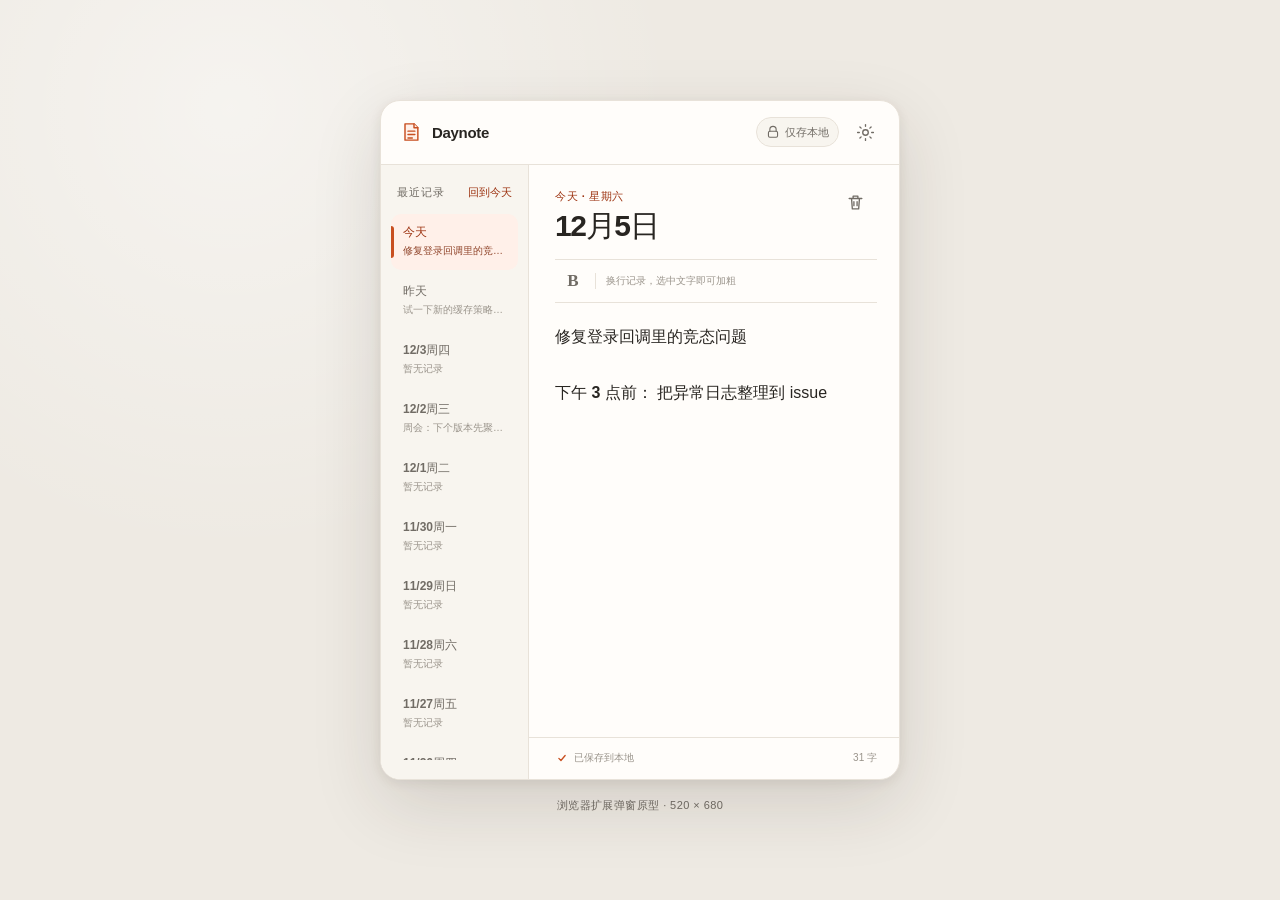
<file: prototype/index.html>
<!doctype html>
<html lang="zh-CN">
  <head>
    <meta charset="UTF-8" />
    <meta name="viewport" content="width=device-width, initial-scale=1.0" />
    <meta name="color-scheme" content="light dark" />
    <meta
      name="description"
      content="一个轻量、按天归档、自动保存在本地的浏览器随手记原型。"
    />
    <title>Daynote · 随手记</title>
    <link rel="stylesheet" href="./styles.css" />
  </head>
  <body>
    <a class="skip-link" href="#editor">跳到笔记编辑区</a>

    <main class="prototype-stage">
      <section class="extension-shell" aria-label="Daynote 浏览器扩展原型">
        <header class="app-header">
          <div class="brand" aria-label="Daynote">
            <svg class="brand-mark" viewBox="0 0 28 28" aria-hidden="true">
              <path d="M7 4.5h10.5L22 9v14.5H7z" />
              <path d="M17.5 4.5V9H22M10.5 13h8M10.5 17h8M10.5 21h5" />
            </svg>
            <span>Daynote</span>
          </div>

          <div class="header-actions">
            <span class="local-badge">
              <svg viewBox="0 0 20 20" aria-hidden="true">
                <path d="M5.5 9V6.5a4.5 4.5 0 0 1 9 0V9" />
                <rect x="3.5" y="9" width="13" height="8.5" rx="2" />
              </svg>
              仅存本地
            </span>
            <button class="icon-button" id="themeToggle" type="button" aria-label="切换深色模式">
              <svg class="theme-icon theme-icon-sun" viewBox="0 0 24 24" aria-hidden="true">
                <circle cx="12" cy="12" r="3.5" />
                <path d="M12 2v2.2M12 19.8V22M4.93 4.93l1.56 1.56M17.51 17.51l1.56 1.56M2 12h2.2M19.8 12H22M4.93 19.07l1.56-1.56M17.51 6.49l1.56-1.56" />
              </svg>
              <svg class="theme-icon theme-icon-moon" viewBox="0 0 24 24" aria-hidden="true">
                <path d="M20.5 15.2A8.5 8.5 0 0 1 8.8 3.5 8.5 8.5 0 1 0 20.5 15.2Z" />
              </svg>
            </button>
          </div>
        </header>

        <div class="workspace">
          <aside class="date-sidebar" aria-label="按日期查看笔记">
            <div class="sidebar-heading">
              <span>最近记录</span>
              <button class="today-button" id="todayButton" type="button">回到今天</button>
            </div>
            <nav class="date-list" id="dateList" aria-label="笔记日期"></nav>
          </aside>

          <article class="note-panel">
            <header class="note-header">
              <div>
                <p class="eyebrow" id="weekdayLabel">今天 · 星期日</p>
                <h1 id="dateHeading">9月20日</h1>
              </div>
              <button class="icon-button danger-button" id="clearButton" type="button" aria-label="清空当天笔记" title="清空当天笔记">
                <svg viewBox="0 0 24 24" aria-hidden="true">
                  <path d="M4 7h16M9 7V4h6v3M7 7l1 13h8l1-13M10 11v5M14 11v5" />
                </svg>
              </button>
            </header>

            <div class="editor-toolbar" aria-label="文本格式工具">
              <button
                class="toolbar-button"
                id="boldButton"
                type="button"
                aria-label="加粗所选文字"
                aria-pressed="false"
                title="加粗（⌘/Ctrl + B）"
              >
                <strong>B</strong>
              </button>
              <span class="toolbar-divider" aria-hidden="true"></span>
              <span class="shortcut-hint">换行记录，选中文字即可加粗</span>
            </div>

            <div class="editor-wrap">
              <div
                class="editor"
                id="editor"
                contenteditable="true"
                role="textbox"
                aria-label="当天的笔记内容"
                aria-multiline="true"
                data-placeholder="记下此刻的想法…"
                spellcheck="true"
              ></div>
            </div>

            <footer class="status-bar">
              <span class="save-state" id="saveState" role="status" aria-live="polite">
                <svg viewBox="0 0 20 20" aria-hidden="true">
                  <path d="m5.5 10.5 3 3 6-7" />
                </svg>
                已保存到本地
              </span>
              <span id="characterCount">0 字</span>
            </footer>
          </article>
        </div>

        <div class="toast" id="toast" role="status" aria-live="polite" aria-atomic="true"></div>
      </section>

      <p class="prototype-caption">浏览器扩展弹窗原型 · 520 × 680</p>
    </main>

    <script src="./app.js"></script>
  </body>
</html>
</file>
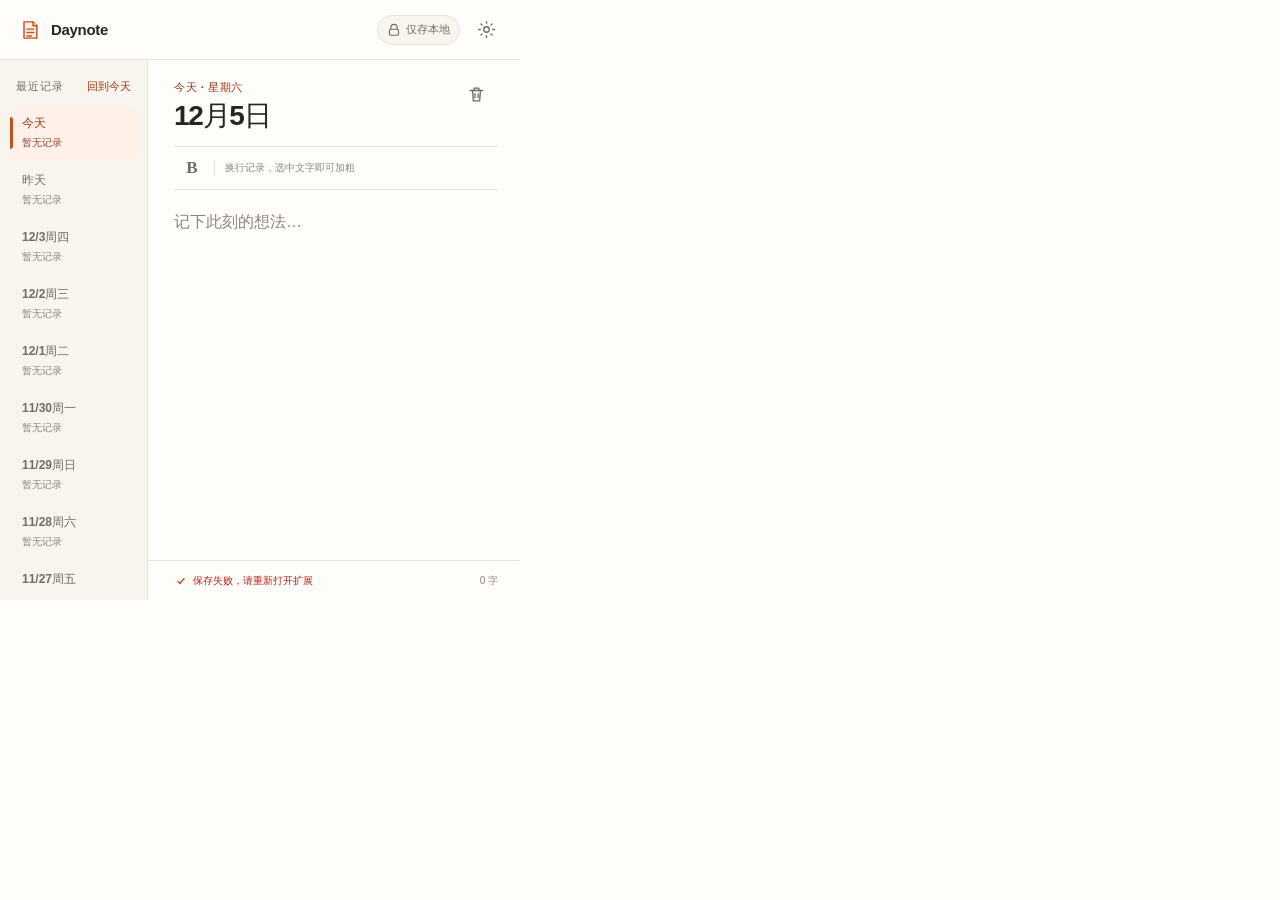
<file: popup.html>
<!doctype html>
<html lang="zh-CN">
  <head>
    <meta charset="UTF-8" />
    <meta name="viewport" content="width=device-width, initial-scale=1.0" />
    <meta name="color-scheme" content="light dark" />
    <title>Daynote · 随手记</title>
    <link rel="stylesheet" href="styles/popup.css" />
  </head>
  <body>
    <a class="skip-link" href="#editor">跳到笔记编辑区</a>

    <main class="app-shell" aria-label="Daynote 随手记">
      <header class="app-header">
        <div class="brand" aria-label="Daynote">
          <svg class="brand-mark" viewBox="0 0 28 28" aria-hidden="true">
            <path d="M7 4.5h10.5L22 9v14.5H7z" />
            <path d="M17.5 4.5V9H22M10.5 13h8M10.5 17h8M10.5 21h5" />
          </svg>
          <span>Daynote</span>
        </div>

        <div class="header-actions">
          <span class="local-badge">
            <svg viewBox="0 0 20 20" aria-hidden="true">
              <path d="M5.5 9V6.5a4.5 4.5 0 0 1 9 0V9" />
              <rect x="3.5" y="9" width="13" height="8.5" rx="2" />
            </svg>
            仅存本地
          </span>
          <button class="icon-button" id="themeToggle" type="button" aria-label="切换深色模式">
            <svg class="theme-icon theme-icon-sun" viewBox="0 0 24 24" aria-hidden="true">
              <circle cx="12" cy="12" r="3.5" />
              <path d="M12 2v2.2M12 19.8V22M4.93 4.93l1.56 1.56M17.51 17.51l1.56 1.56M2 12h2.2M19.8 12H22M4.93 19.07l1.56-1.56M17.51 6.49l1.56-1.56" />
            </svg>
            <svg class="theme-icon theme-icon-moon" viewBox="0 0 24 24" aria-hidden="true">
              <path d="M20.5 15.2A8.5 8.5 0 0 1 8.8 3.5 8.5 8.5 0 1 0 20.5 15.2Z" />
            </svg>
          </button>
        </div>
      </header>

      <div class="workspace">
        <aside class="date-sidebar" aria-label="按日期查看笔记">
          <div class="sidebar-heading">
            <span>最近记录</span>
            <button class="today-button" id="todayButton" type="button">回到今天</button>
          </div>
          <nav class="date-list" id="dateList" aria-label="笔记日期"></nav>
        </aside>

        <article class="note-panel">
          <header class="note-header">
            <div>
              <p class="eyebrow" id="weekdayLabel"></p>
              <h1 id="dateHeading"></h1>
            </div>
            <button
              class="icon-button danger-button"
              id="clearButton"
              type="button"
              aria-label="清空当天笔记"
              title="清空当天笔记"
            >
              <svg viewBox="0 0 24 24" aria-hidden="true">
                <path d="M4 7h16M9 7V4h6v3M7 7l1 13h8l1-13M10 11v5M14 11v5" />
              </svg>
            </button>
          </header>

          <div class="editor-toolbar" aria-label="文本格式工具">
            <button
              class="toolbar-button"
              id="boldButton"
              type="button"
              aria-label="加粗所选文字"
              aria-pressed="false"
              title="加粗（⌘/Ctrl + B）"
            >
              <strong>B</strong>
            </button>
            <span class="toolbar-divider" aria-hidden="true"></span>
            <span class="shortcut-hint">换行记录，选中文字即可加粗</span>
          </div>

          <div class="editor-wrap">
            <div
              class="editor"
              id="editor"
              contenteditable="true"
              role="textbox"
              aria-label="当天的笔记内容"
              aria-multiline="true"
              data-placeholder="记下此刻的想法…"
              spellcheck="true"
            ></div>
          </div>

          <footer class="status-bar">
            <span class="save-state" id="saveState" role="status" aria-live="polite">
              <svg viewBox="0 0 20 20" aria-hidden="true">
                <path d="m5.5 10.5 3 3 6-7" />
              </svg>
              <span id="saveStateText">已保存到本地</span>
            </span>
            <span id="characterCount">0 字</span>
          </footer>
        </article>
      </div>

      <div class="toast" id="toast" role="status" aria-live="polite" aria-atomic="true"></div>
    </main>

    <script src="scripts/popup.js"></script>
  </body>
</html>
</file>
<file: prototype/styles.css>
:root {
  --color-primary: #c84f20;
  --color-primary-strong: #9d3412;
  --color-primary-soft: #fff0e9;
  --color-canvas: #eeeae3;
  --color-surface: #fffdfa;
  --color-surface-subtle: #f8f5ef;
  --color-text: #282521;
  --color-text-muted: #716c65;
  --color-text-faint: #9a948b;
  --color-border: #e8e2d9;
  --color-focus: #2563eb;
  --color-danger: #b42318;
  --shadow-shell: 0 24px 70px rgb(48 38 28 / 14%), 0 3px 12px rgb(48 38 28 / 8%);
  --radius-shell: 20px;
  --radius-control: 10px;
  --duration-fast: 160ms;
  --duration-standard: 220ms;
  font-family: Inter, ui-sans-serif, -apple-system, BlinkMacSystemFont, "Segoe UI", "PingFang SC", "Hiragino Sans GB", "Microsoft YaHei", sans-serif;
  color: var(--color-text);
  background: var(--color-canvas);
  font-synthesis: none;
  text-rendering: optimizeLegibility;
}

:root[data-theme="dark"] {
  --color-primary: #ff8a56;
  --color-primary-strong: #ffad84;
  --color-primary-soft: #3e2118;
  --color-canvas: #171513;
  --color-surface: #211f1c;
  --color-surface-subtle: #292622;
  --color-text: #f5f1eb;
  --color-text-muted: #b9b2a9;
  --color-text-faint: #89837c;
  --color-border: #3a3631;
  --color-focus: #7aa8ff;
  --color-danger: #ff8b82;
  --shadow-shell: 0 24px 70px rgb(0 0 0 / 40%), 0 3px 12px rgb(0 0 0 / 20%);
}

* {
  box-sizing: border-box;
}

html,
body {
  min-width: 320px;
  min-height: 100%;
  margin: 0;
}

body {
  min-height: 100vh;
  min-height: 100dvh;
  background:
    radial-gradient(circle at 18% 12%, rgb(255 255 255 / 45%), transparent 34%),
    var(--color-canvas);
}

button {
  font: inherit;
}

button,
[contenteditable="true"] {
  -webkit-tap-highlight-color: transparent;
}

button {
  cursor: pointer;
}

button:focus-visible,
[contenteditable="true"]:focus-visible,
.skip-link:focus-visible {
  outline: 3px solid var(--color-focus);
  outline-offset: 2px;
}

.skip-link {
  position: fixed;
  z-index: 100;
  top: 8px;
  left: 8px;
  padding: 10px 14px;
  color: white;
  background: #1d4ed8;
  border-radius: 8px;
  transform: translateY(-150%);
  transition: transform var(--duration-fast) ease-out;
}

.skip-link:focus {
  transform: translateY(0);
}

.prototype-stage {
  display: grid;
  min-height: 100vh;
  min-height: 100dvh;
  place-content: center;
  padding: 40px 20px 28px;
}

.extension-shell {
  position: relative;
  display: grid;
  width: min(520px, calc(100vw - 40px));
  height: min(680px, calc(100dvh - 96px));
  min-height: 560px;
  overflow: hidden;
  background: var(--color-surface);
  border: 1px solid var(--color-border);
  border-radius: var(--radius-shell);
  box-shadow: var(--shadow-shell);
  grid-template-rows: 64px minmax(0, 1fr);
}

.app-header {
  display: flex;
  align-items: center;
  justify-content: space-between;
  padding: 0 12px 0 18px;
  border-bottom: 1px solid var(--color-border);
}

.brand,
.header-actions,
.local-badge,
.save-state {
  display: flex;
  align-items: center;
}

.brand {
  gap: 9px;
  font-size: 15px;
  font-weight: 720;
  letter-spacing: -0.02em;
}

.brand-mark {
  width: 24px;
  height: 24px;
  color: var(--color-primary);
  fill: var(--color-primary-soft);
  stroke: currentColor;
  stroke-width: 1.7;
  stroke-linecap: round;
  stroke-linejoin: round;
}

.header-actions {
  gap: 4px;
}

.local-badge {
  gap: 5px;
  height: 30px;
  padding: 0 9px;
  color: var(--color-text-muted);
  background: var(--color-surface-subtle);
  border: 1px solid var(--color-border);
  border-radius: 999px;
  font-size: 11px;
  font-weight: 600;
}

.local-badge svg {
  width: 14px;
  height: 14px;
  fill: none;
  stroke: currentColor;
  stroke-width: 1.6;
  stroke-linecap: round;
  stroke-linejoin: round;
}

.icon-button,
.toolbar-button {
  display: inline-grid;
  width: 44px;
  height: 44px;
  padding: 0;
  color: var(--color-text-muted);
  background: transparent;
  border: 0;
  border-radius: var(--radius-control);
  place-items: center;
  transition: color var(--duration-fast) ease-out, background-color var(--duration-fast) ease-out;
}

.icon-button:hover,
.toolbar-button:hover {
  color: var(--color-text);
  background: var(--color-surface-subtle);
}

.icon-button:active,
.toolbar-button:active {
  background: var(--color-border);
}

.icon-button svg {
  width: 19px;
  height: 19px;
  fill: none;
  stroke: currentColor;
  stroke-width: 1.7;
  stroke-linecap: round;
  stroke-linejoin: round;
}

.theme-icon-moon {
  display: none;
}

:root[data-theme="dark"] .theme-icon-sun {
  display: none;
}

:root[data-theme="dark"] .theme-icon-moon {
  display: block;
}

.workspace {
  display: grid;
  min-height: 0;
  grid-template-columns: 148px minmax(0, 1fr);
}

.date-sidebar {
  min-width: 0;
  overflow: hidden;
  padding: 16px 10px 14px;
  background: var(--color-surface-subtle);
  border-right: 1px solid var(--color-border);
}

.sidebar-heading {
  display: flex;
  align-items: center;
  justify-content: space-between;
  min-height: 32px;
  padding: 0 6px 10px;
  color: var(--color-text-muted);
  font-size: 11px;
  font-weight: 700;
  letter-spacing: 0.08em;
}

.today-button {
  padding: 4px 0;
  color: var(--color-primary-strong);
  background: transparent;
  border: 0;
  font-size: 11px;
  font-weight: 700;
}

.today-button:hover {
  text-decoration: underline;
  text-underline-offset: 3px;
}

.date-list {
  display: grid;
  gap: 3px;
  max-height: calc(100% - 38px);
  overflow-y: auto;
  scrollbar-width: thin;
  scrollbar-color: var(--color-border) transparent;
}

.date-item {
  position: relative;
  display: grid;
  min-height: 56px;
  padding: 9px 10px 8px 12px;
  text-align: left;
  color: var(--color-text-muted);
  background: transparent;
  border: 0;
  border-radius: 10px;
  transition: color var(--duration-fast) ease-out, background-color var(--duration-fast) ease-out;
}

.date-item:hover {
  color: var(--color-text);
  background: color-mix(in srgb, var(--color-border) 55%, transparent);
}

.date-item[aria-current="date"] {
  color: var(--color-primary-strong);
  background: var(--color-primary-soft);
}

.date-item[aria-current="date"]::before {
  position: absolute;
  top: 12px;
  bottom: 12px;
  left: 0;
  width: 3px;
  background: var(--color-primary);
  border-radius: 0 4px 4px 0;
  content: "";
}

.date-name {
  overflow: hidden;
  font-size: 12px;
  font-weight: 700;
  line-height: 18px;
  text-overflow: ellipsis;
  white-space: nowrap;
}

.date-preview {
  overflow: hidden;
  color: var(--color-text-faint);
  font-size: 10px;
  line-height: 16px;
  text-overflow: ellipsis;
  white-space: nowrap;
}

.date-item[aria-current="date"] .date-preview {
  color: color-mix(in srgb, var(--color-primary-strong) 70%, var(--color-text-muted));
}

.note-panel {
  display: grid;
  min-width: 0;
  min-height: 0;
  grid-template-rows: auto auto minmax(0, 1fr) auto;
}

.note-header {
  display: flex;
  align-items: flex-start;
  justify-content: space-between;
  padding: 24px 22px 16px 26px;
}

.eyebrow {
  margin: 0 0 5px;
  color: var(--color-primary-strong);
  font-size: 11px;
  font-weight: 750;
  letter-spacing: 0.055em;
}

.note-header h1 {
  margin: 0;
  font-size: clamp(24px, 5vw, 30px);
  font-weight: 720;
  letter-spacing: -0.045em;
  line-height: 1.15;
}

.danger-button {
  margin-top: -8px;
}

.danger-button:hover {
  color: var(--color-danger);
  background: color-mix(in srgb, var(--color-danger) 10%, transparent);
}

.editor-toolbar {
  display: flex;
  align-items: center;
  height: 44px;
  margin: 0 22px 0 26px;
  border-block: 1px solid var(--color-border);
}

.toolbar-button {
  width: 36px;
  height: 36px;
  border-radius: 8px;
  font-family: Georgia, serif;
  font-size: 17px;
}

.toolbar-button[aria-pressed="true"] {
  color: var(--color-primary-strong);
  background: var(--color-primary-soft);
}

.toolbar-divider {
  width: 1px;
  height: 16px;
  margin: 0 10px 0 4px;
  background: var(--color-border);
}

.shortcut-hint {
  overflow: hidden;
  color: var(--color-text-faint);
  font-size: 10px;
  text-overflow: ellipsis;
  white-space: nowrap;
}

.editor-wrap {
  min-height: 0;
  padding: 20px 22px 16px 26px;
  overflow-y: auto;
}

.editor {
  min-height: 100%;
  color: var(--color-text);
  caret-color: var(--color-primary);
  font-size: 16px;
  line-height: 1.75;
  overflow-wrap: anywhere;
}

.editor:focus {
  outline: 0;
}

.editor:empty::before {
  color: var(--color-text-faint);
  content: attr(data-placeholder);
  pointer-events: none;
}

.editor b,
.editor strong {
  font-weight: 750;
}

.status-bar {
  display: flex;
  align-items: center;
  justify-content: space-between;
  min-height: 42px;
  padding: 0 22px 0 26px;
  color: var(--color-text-faint);
  border-top: 1px solid var(--color-border);
  font-size: 10px;
  font-variant-numeric: tabular-nums;
}

.save-state {
  gap: 5px;
}

.save-state svg {
  width: 14px;
  height: 14px;
  fill: none;
  stroke: var(--color-primary);
  stroke-width: 1.9;
  stroke-linecap: round;
  stroke-linejoin: round;
}

.save-state.is-saving svg {
  animation: pulse-save 700ms ease-in-out infinite alternate;
}

.toast {
  position: absolute;
  right: 18px;
  bottom: 16px;
  z-index: 20;
  max-width: calc(100% - 36px);
  padding: 10px 13px;
  color: var(--color-surface);
  background: var(--color-text);
  border-radius: 9px;
  box-shadow: 0 8px 24px rgb(0 0 0 / 18%);
  font-size: 12px;
  opacity: 0;
  pointer-events: none;
  transform: translateY(8px);
  transition: opacity var(--duration-standard) ease-out, transform var(--duration-standard) ease-out;
}

.toast.is-visible {
  opacity: 1;
  transform: translateY(0);
}

.prototype-caption {
  margin: 18px 0 0;
  color: var(--color-text-muted);
  font-size: 11px;
  letter-spacing: 0.04em;
  text-align: center;
}

@keyframes pulse-save {
  from { opacity: 0.35; }
  to { opacity: 1; }
}

@media (max-width: 560px) {
  body {
    background: var(--color-surface);
  }

  .prototype-stage {
    display: block;
    padding: 0;
  }

  .extension-shell {
    width: 100vw;
    height: 100dvh;
    min-height: 520px;
    border: 0;
    border-radius: 0;
    box-shadow: none;
  }

  .prototype-caption {
    display: none;
  }
}

@media (max-width: 420px) {
  .local-badge {
    width: 30px;
    justify-content: center;
    padding: 0;
    overflow: hidden;
    color: var(--color-primary-strong);
  }

  .local-badge svg {
    min-width: 14px;
  }

  .workspace {
    grid-template-columns: 106px minmax(0, 1fr);
  }

  .date-sidebar {
    padding-inline: 6px;
  }

  .sidebar-heading {
    display: block;
    padding-inline: 6px;
  }

  .today-button {
    display: block;
    margin-top: 2px;
  }

  .date-item {
    padding-inline: 10px 6px;
  }

  .note-header {
    padding: 20px 14px 14px 18px;
  }

  .editor-toolbar {
    margin-inline: 18px 14px;
  }

  .shortcut-hint {
    display: none;
  }

  .toolbar-divider {
    display: none;
  }

  .editor-wrap {
    padding-inline: 18px 14px;
  }

  .status-bar {
    padding-inline: 18px 14px;
  }
}

@media (prefers-reduced-motion: reduce) {
  *,
  *::before,
  *::after {
    scroll-behavior: auto !important;
    animation-duration: 0.01ms !important;
    animation-iteration-count: 1 !important;
    transition-duration: 0.01ms !important;
  }
}
</file>
<file: styles/popup.css>
:root {
  --color-primary: #c84f20;
  --color-primary-strong: #9d3412;
  --color-primary-soft: #fff0e9;
  --color-surface: #fffdfa;
  --color-surface-subtle: #f8f5ef;
  --color-text: #282521;
  --color-text-muted: #716c65;
  --color-text-faint: #8a847c;
  --color-border: #e8e2d9;
  --color-focus: #2563eb;
  --color-danger: #b42318;
  --radius-control: 10px;
  --duration-fast: 160ms;
  --duration-standard: 220ms;
  font-family: Inter, ui-sans-serif, -apple-system, BlinkMacSystemFont, "Segoe UI", "PingFang SC", "Hiragino Sans GB", "Microsoft YaHei", sans-serif;
  color: var(--color-text);
  background: var(--color-surface);
  font-synthesis: none;
  text-rendering: optimizeLegibility;
}

:root[data-theme="dark"] {
  --color-primary: #ff8a56;
  --color-primary-strong: #ffad84;
  --color-primary-soft: #3e2118;
  --color-surface: #211f1c;
  --color-surface-subtle: #292622;
  --color-text: #f5f1eb;
  --color-text-muted: #b9b2a9;
  --color-text-faint: #969089;
  --color-border: #3a3631;
  --color-focus: #7aa8ff;
  --color-danger: #ff8b82;
}

* {
  box-sizing: border-box;
}

html,
body {
  width: 520px;
  height: 600px;
  margin: 0;
  overflow: hidden;
}

body {
  background: var(--color-surface);
}

button {
  font: inherit;
  cursor: pointer;
  -webkit-tap-highlight-color: transparent;
}

button:focus-visible,
[contenteditable="true"]:focus-visible,
.skip-link:focus-visible {
  outline: 3px solid var(--color-focus);
  outline-offset: 2px;
}

.skip-link {
  position: fixed;
  z-index: 100;
  top: 8px;
  left: 8px;
  padding: 10px 14px;
  color: white;
  background: #1d4ed8;
  border-radius: 8px;
  transform: translateY(-150%);
  transition: transform var(--duration-fast) ease-out;
}

.skip-link:focus {
  transform: translateY(0);
}

.app-shell {
  position: relative;
  display: grid;
  width: 100%;
  height: 100%;
  overflow: hidden;
  background: var(--color-surface);
  grid-template-rows: 60px minmax(0, 1fr);
}

.app-header {
  display: flex;
  align-items: center;
  justify-content: space-between;
  padding: 0 12px 0 18px;
  border-bottom: 1px solid var(--color-border);
}

.brand,
.header-actions,
.local-badge,
.save-state {
  display: flex;
  align-items: center;
}

.brand {
  gap: 9px;
  font-size: 15px;
  font-weight: 720;
  letter-spacing: -0.02em;
}

.brand-mark {
  width: 24px;
  height: 24px;
  color: var(--color-primary);
  fill: var(--color-primary-soft);
  stroke: currentColor;
  stroke-width: 1.7;
  stroke-linecap: round;
  stroke-linejoin: round;
}

.header-actions {
  gap: 4px;
}

.local-badge {
  gap: 5px;
  height: 30px;
  padding: 0 9px;
  color: var(--color-text-muted);
  background: var(--color-surface-subtle);
  border: 1px solid var(--color-border);
  border-radius: 999px;
  font-size: 11px;
  font-weight: 650;
}

.local-badge svg {
  width: 14px;
  height: 14px;
  fill: none;
  stroke: currentColor;
  stroke-width: 1.6;
  stroke-linecap: round;
  stroke-linejoin: round;
}

.icon-button,
.toolbar-button {
  display: inline-grid;
  width: 44px;
  height: 44px;
  padding: 0;
  color: var(--color-text-muted);
  background: transparent;
  border: 0;
  border-radius: var(--radius-control);
  place-items: center;
  transition: color var(--duration-fast) ease-out, background-color var(--duration-fast) ease-out;
}

.icon-button:hover,
.toolbar-button:hover {
  color: var(--color-text);
  background: var(--color-surface-subtle);
}

.icon-button:active,
.toolbar-button:active {
  background: var(--color-border);
}

.icon-button svg {
  width: 19px;
  height: 19px;
  fill: none;
  stroke: currentColor;
  stroke-width: 1.7;
  stroke-linecap: round;
  stroke-linejoin: round;
}

.theme-icon-moon {
  display: none;
}

:root[data-theme="dark"] .theme-icon-sun {
  display: none;
}

:root[data-theme="dark"] .theme-icon-moon {
  display: block;
}

.workspace {
  display: grid;
  min-height: 0;
  grid-template-columns: 148px minmax(0, 1fr);
}

.date-sidebar {
  min-width: 0;
  overflow: hidden;
  padding: 14px 10px 12px;
  background: var(--color-surface-subtle);
  border-right: 1px solid var(--color-border);
}

.sidebar-heading {
  display: flex;
  align-items: center;
  justify-content: space-between;
  min-height: 32px;
  padding: 0 6px 8px;
  color: var(--color-text-muted);
  font-size: 11px;
  font-weight: 700;
  letter-spacing: 0.08em;
}

.today-button {
  padding: 4px 0;
  color: var(--color-primary-strong);
  background: transparent;
  border: 0;
  font-size: 11px;
  font-weight: 700;
}

.today-button:hover {
  text-decoration: underline;
  text-underline-offset: 3px;
}

.date-list {
  display: grid;
  gap: 3px;
  max-height: calc(100% - 36px);
  overflow-y: auto;
  scrollbar-width: thin;
  scrollbar-color: var(--color-border) transparent;
}

.date-item {
  position: relative;
  display: grid;
  min-height: 54px;
  padding: 8px 10px 7px 12px;
  text-align: left;
  color: var(--color-text-muted);
  background: transparent;
  border: 0;
  border-radius: 10px;
  transition: color var(--duration-fast) ease-out, background-color var(--duration-fast) ease-out;
}

.date-item:hover {
  color: var(--color-text);
  background: color-mix(in srgb, var(--color-border) 55%, transparent);
}

.date-item[aria-current="date"] {
  color: var(--color-primary-strong);
  background: var(--color-primary-soft);
}

.date-item[aria-current="date"]::before {
  position: absolute;
  top: 11px;
  bottom: 11px;
  left: 0;
  width: 3px;
  background: var(--color-primary);
  border-radius: 0 4px 4px 0;
  content: "";
}

.date-name {
  overflow: hidden;
  font-size: 12px;
  font-weight: 700;
  line-height: 18px;
  text-overflow: ellipsis;
  white-space: nowrap;
}

.date-preview {
  overflow: hidden;
  color: var(--color-text-faint);
  font-size: 10px;
  line-height: 16px;
  text-overflow: ellipsis;
  white-space: nowrap;
}

.date-item[aria-current="date"] .date-preview {
  color: color-mix(in srgb, var(--color-primary-strong) 72%, var(--color-text-muted));
}

.note-panel {
  display: grid;
  min-width: 0;
  min-height: 0;
  grid-template-rows: auto auto minmax(0, 1fr) auto;
}

.note-header {
  display: flex;
  align-items: flex-start;
  justify-content: space-between;
  padding: 20px 22px 14px 26px;
}

.eyebrow {
  min-height: 16px;
  margin: 0 0 4px;
  color: var(--color-primary-strong);
  font-size: 11px;
  font-weight: 750;
  letter-spacing: 0.055em;
}

.note-header h1 {
  margin: 0;
  font-size: 28px;
  font-weight: 720;
  letter-spacing: -0.045em;
  line-height: 1.15;
}

.danger-button {
  margin-top: -8px;
}

.danger-button:hover {
  color: var(--color-danger);
  background: color-mix(in srgb, var(--color-danger) 10%, transparent);
}

.editor-toolbar {
  display: flex;
  align-items: center;
  height: 44px;
  margin: 0 22px 0 26px;
  border-block: 1px solid var(--color-border);
}

.toolbar-button {
  width: 36px;
  height: 36px;
  border-radius: 8px;
  font-family: Georgia, serif;
  font-size: 17px;
}

.toolbar-button[aria-pressed="true"] {
  color: var(--color-primary-strong);
  background: var(--color-primary-soft);
}

.toolbar-divider {
  width: 1px;
  height: 16px;
  margin: 0 10px 0 4px;
  background: var(--color-border);
}

.shortcut-hint {
  overflow: hidden;
  color: var(--color-text-faint);
  font-size: 10px;
  text-overflow: ellipsis;
  white-space: nowrap;
}

.editor-wrap {
  min-height: 0;
  padding: 18px 22px 14px 26px;
  overflow-y: auto;
}

.editor {
  min-height: 100%;
  color: var(--color-text);
  caret-color: var(--color-primary);
  font-size: 16px;
  line-height: 1.75;
  overflow-wrap: anywhere;
}

.editor:focus {
  outline: 0;
}

.editor:empty::before {
  color: var(--color-text-faint);
  content: attr(data-placeholder);
  pointer-events: none;
}

.editor b,
.editor strong {
  font-weight: 750;
}

.status-bar {
  display: flex;
  align-items: center;
  justify-content: space-between;
  min-height: 40px;
  padding: 0 22px 0 26px;
  color: var(--color-text-faint);
  border-top: 1px solid var(--color-border);
  font-size: 10px;
  font-variant-numeric: tabular-nums;
}

.save-state {
  gap: 5px;
}

.save-state svg {
  width: 14px;
  height: 14px;
  fill: none;
  stroke: var(--color-primary);
  stroke-width: 1.9;
  stroke-linecap: round;
  stroke-linejoin: round;
}

.save-state.is-saving svg {
  animation: pulse-save 700ms ease-in-out infinite alternate;
}

.save-state.is-error {
  color: var(--color-danger);
}

.toast {
  position: absolute;
  right: 18px;
  bottom: 14px;
  z-index: 20;
  max-width: calc(100% - 36px);
  padding: 10px 13px;
  color: var(--color-surface);
  background: var(--color-text);
  border-radius: 9px;
  box-shadow: 0 8px 24px rgb(0 0 0 / 18%);
  font-size: 12px;
  opacity: 0;
  pointer-events: none;
  transform: translateY(8px);
  transition: opacity var(--duration-standard) ease-out, transform var(--duration-standard) ease-out;
}

.toast.is-visible {
  opacity: 1;
  transform: translateY(0);
}

@keyframes pulse-save {
  from { opacity: 0.35; }
  to { opacity: 1; }
}

@media (prefers-reduced-motion: reduce) {
  *,
  *::before,
  *::after {
    scroll-behavior: auto !important;
    animation-duration: 0.01ms !important;
    animation-iteration-count: 1 !important;
    transition-duration: 0.01ms !important;
  }
}
</file>
